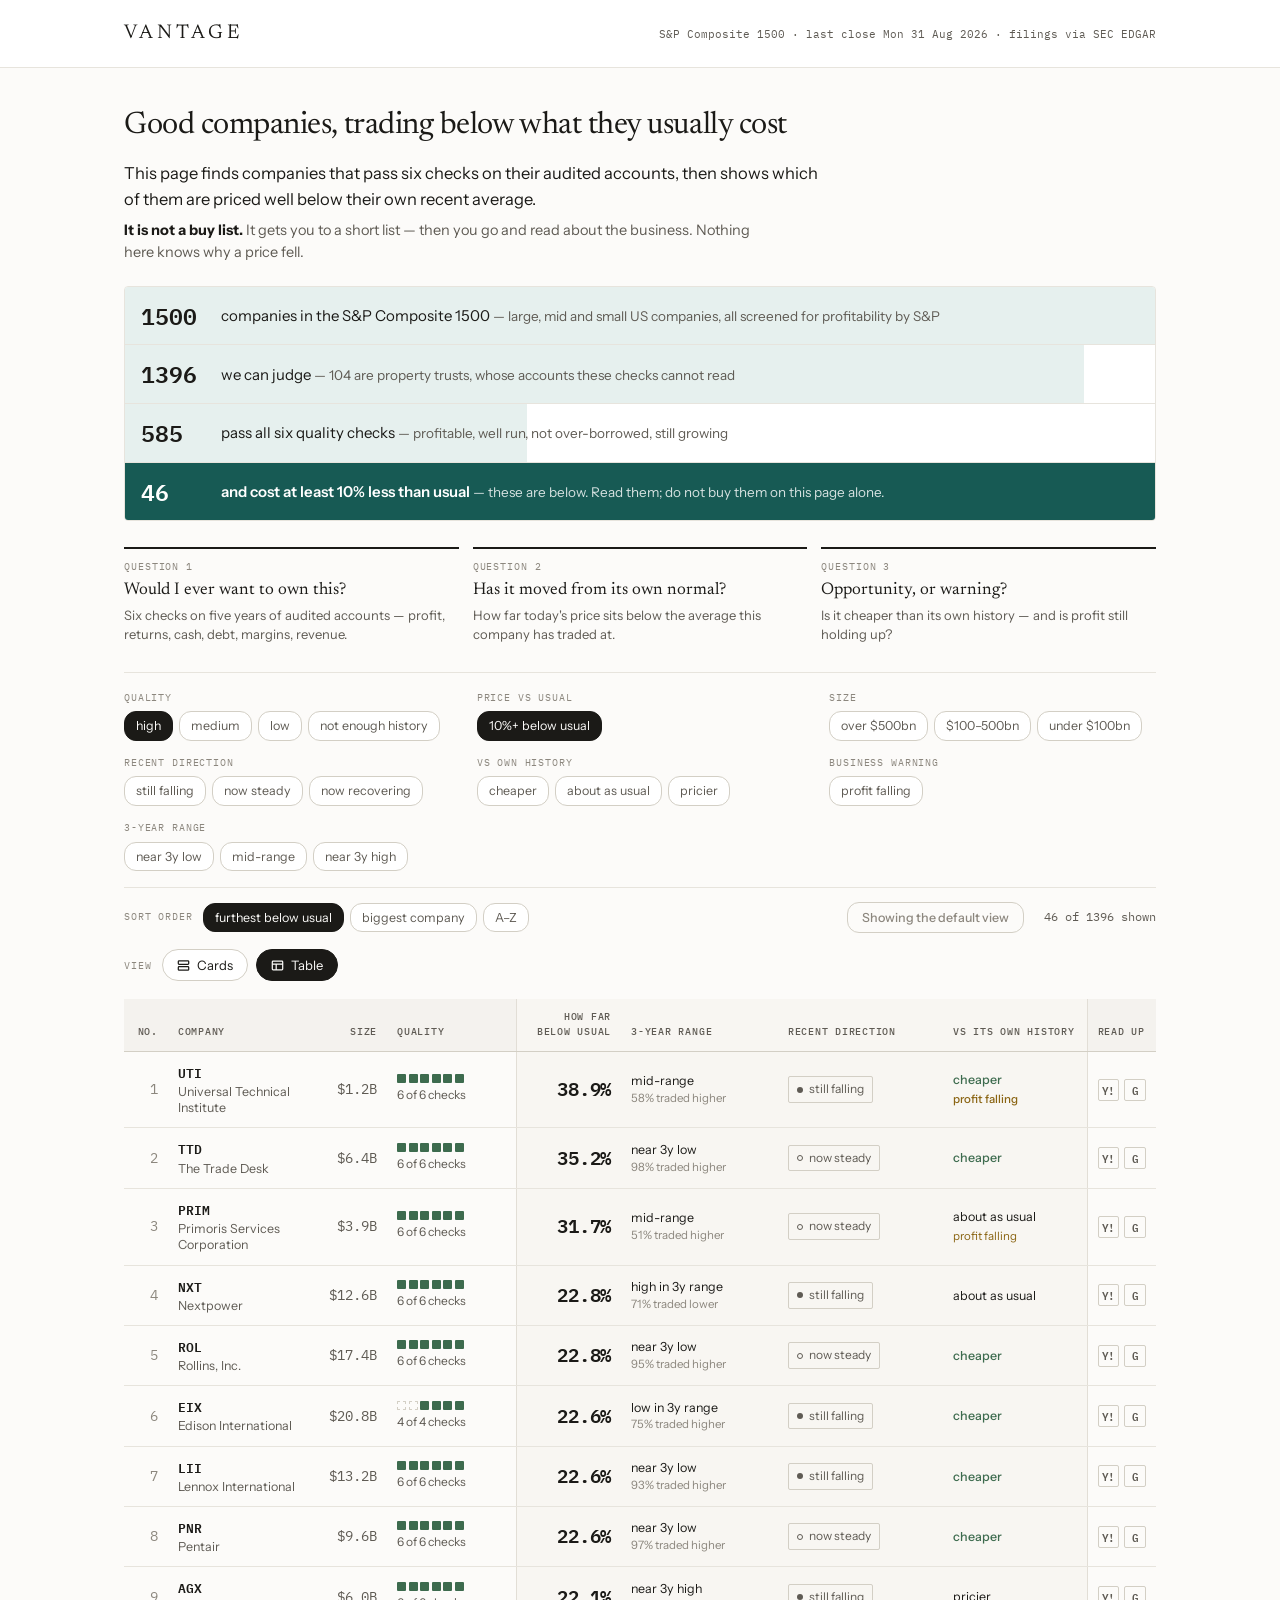
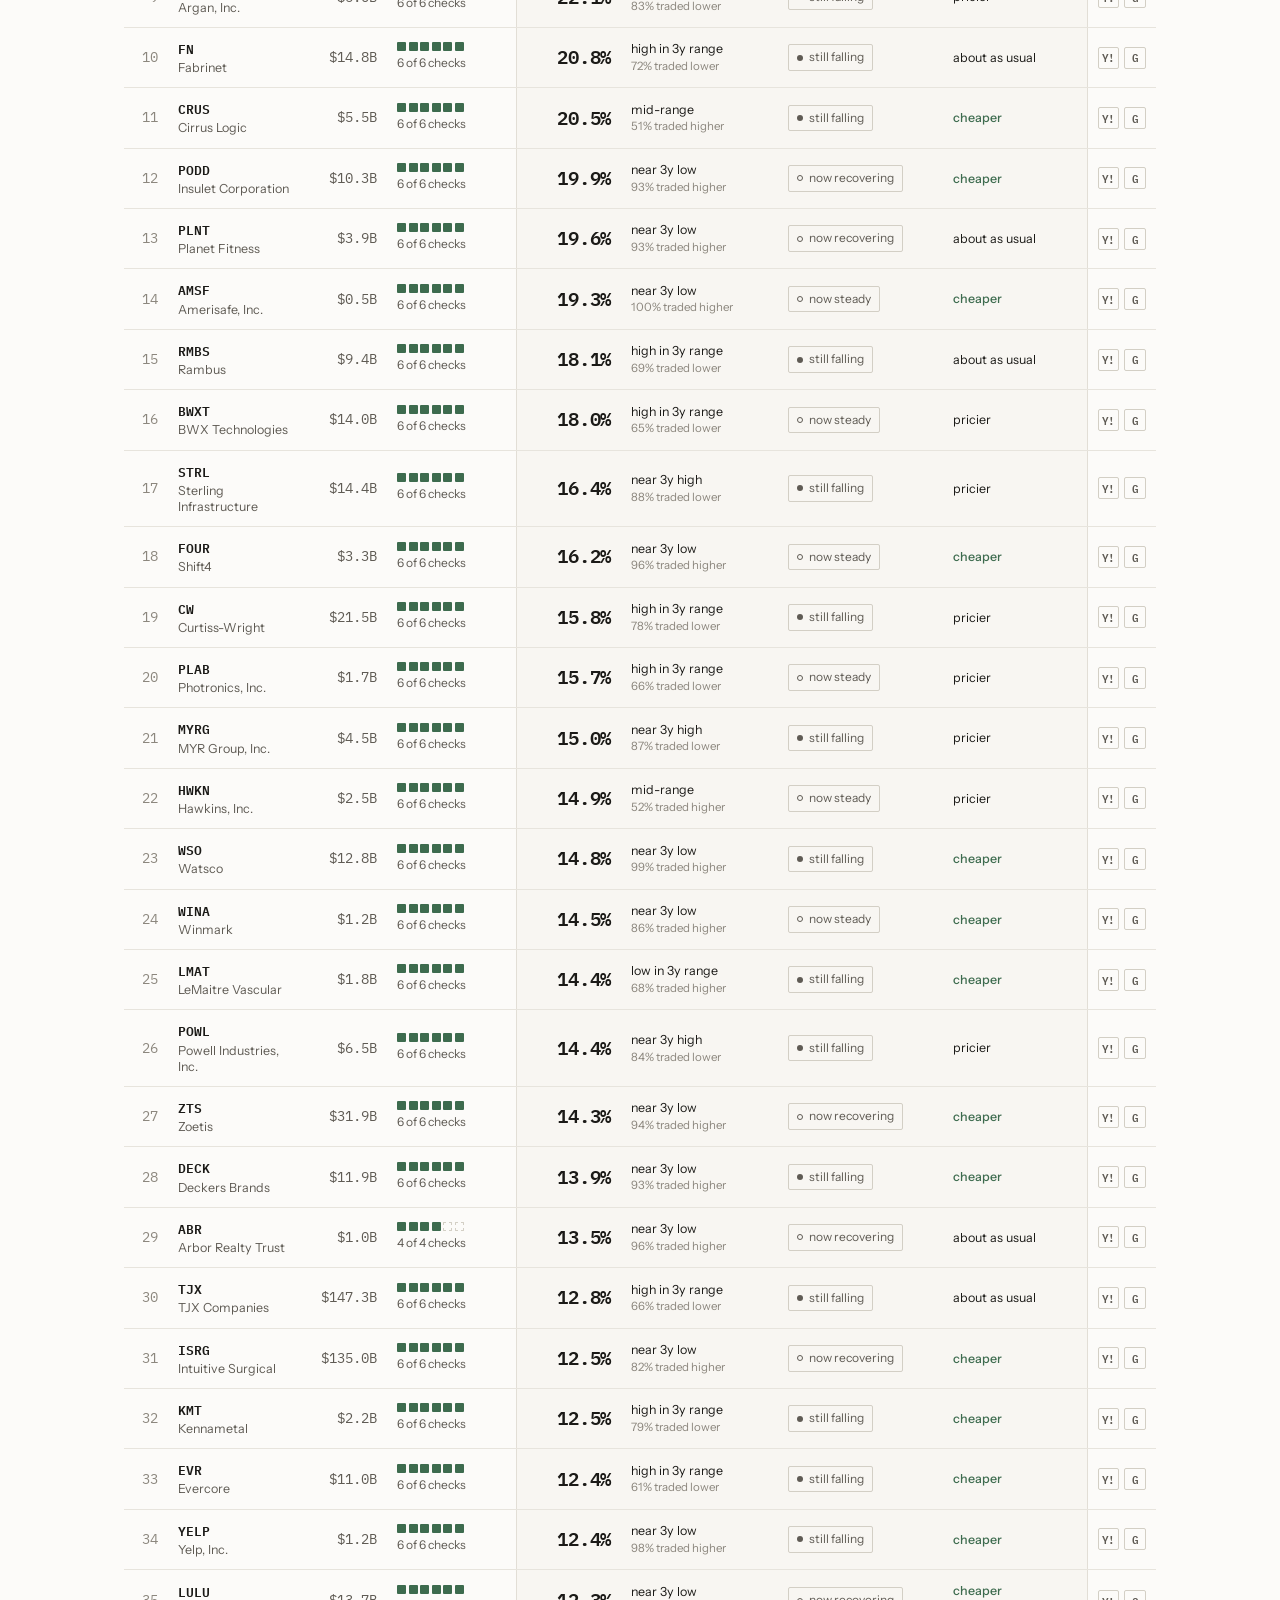
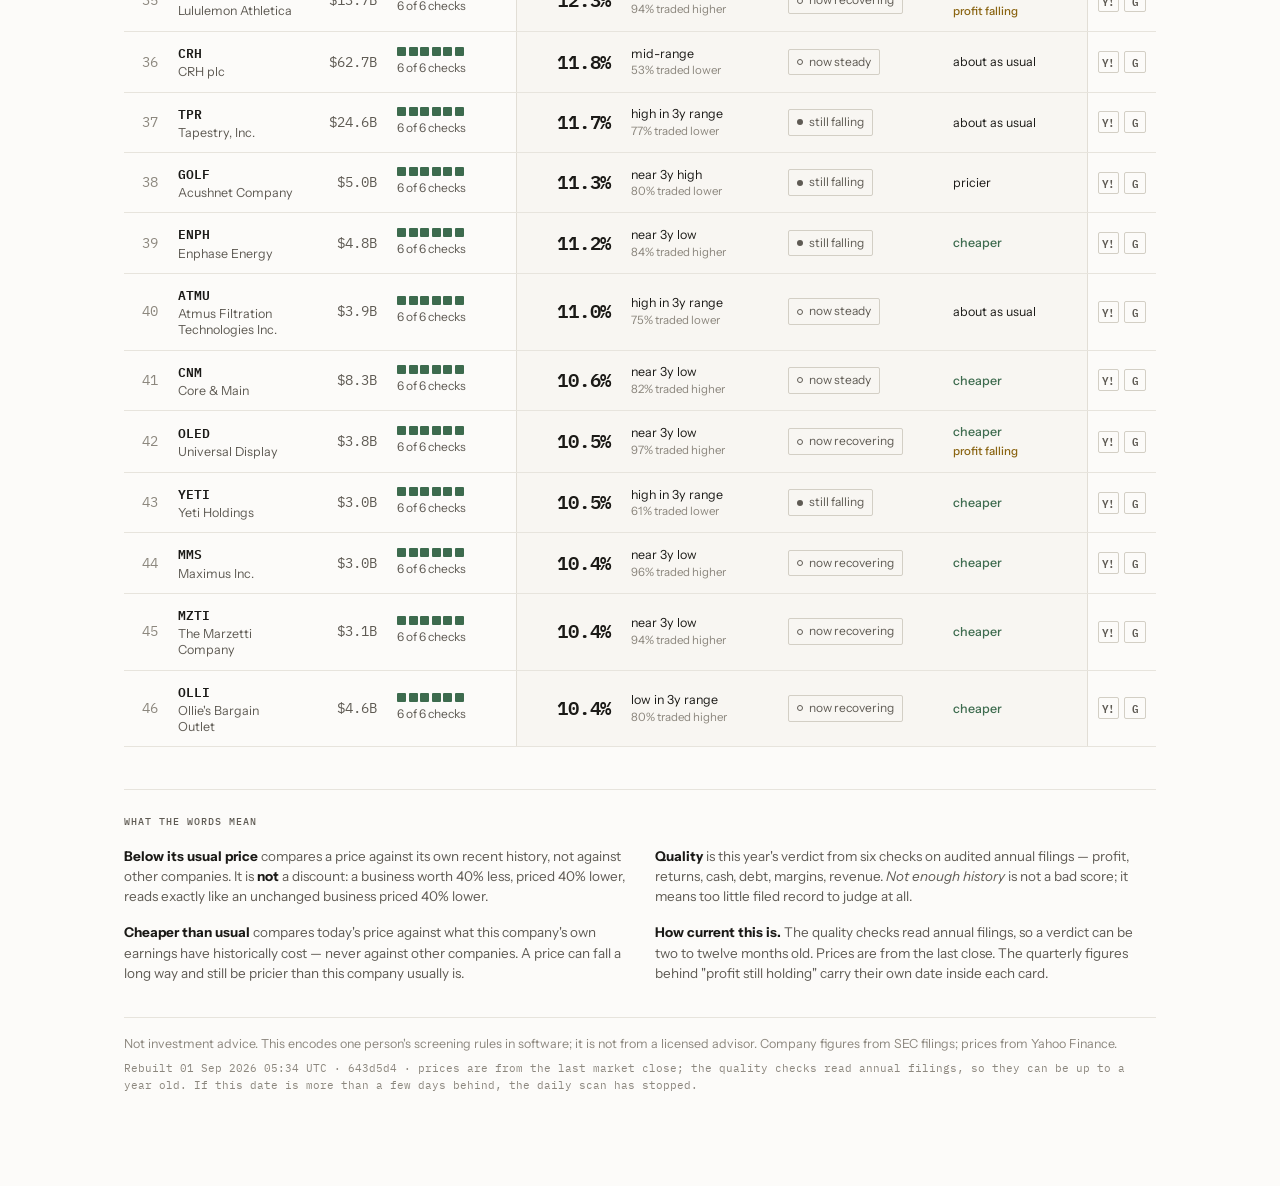
<file: docs/simple/index.html>
<!doctype html>
<html lang="en">
<head>
<meta charset="utf-8">
<title>Vantage moved to the main page</title>
<link rel="canonical" href="../">
<meta http-equiv="refresh" content="0; url=../">
<meta name="robots" content="noindex">
</head>
<body style="font:16px/1.5 system-ui,sans-serif;margin:14vh auto;max-width:32em;padding:0 6vw;color:#1B1A17;background:#FCFBF9">
<p>This page is now the main Vantage page.</p>
<p><a href="../">Continue to Vantage</a></p>
<script>location.replace("../")</script>
</body>
</html>
</file>
